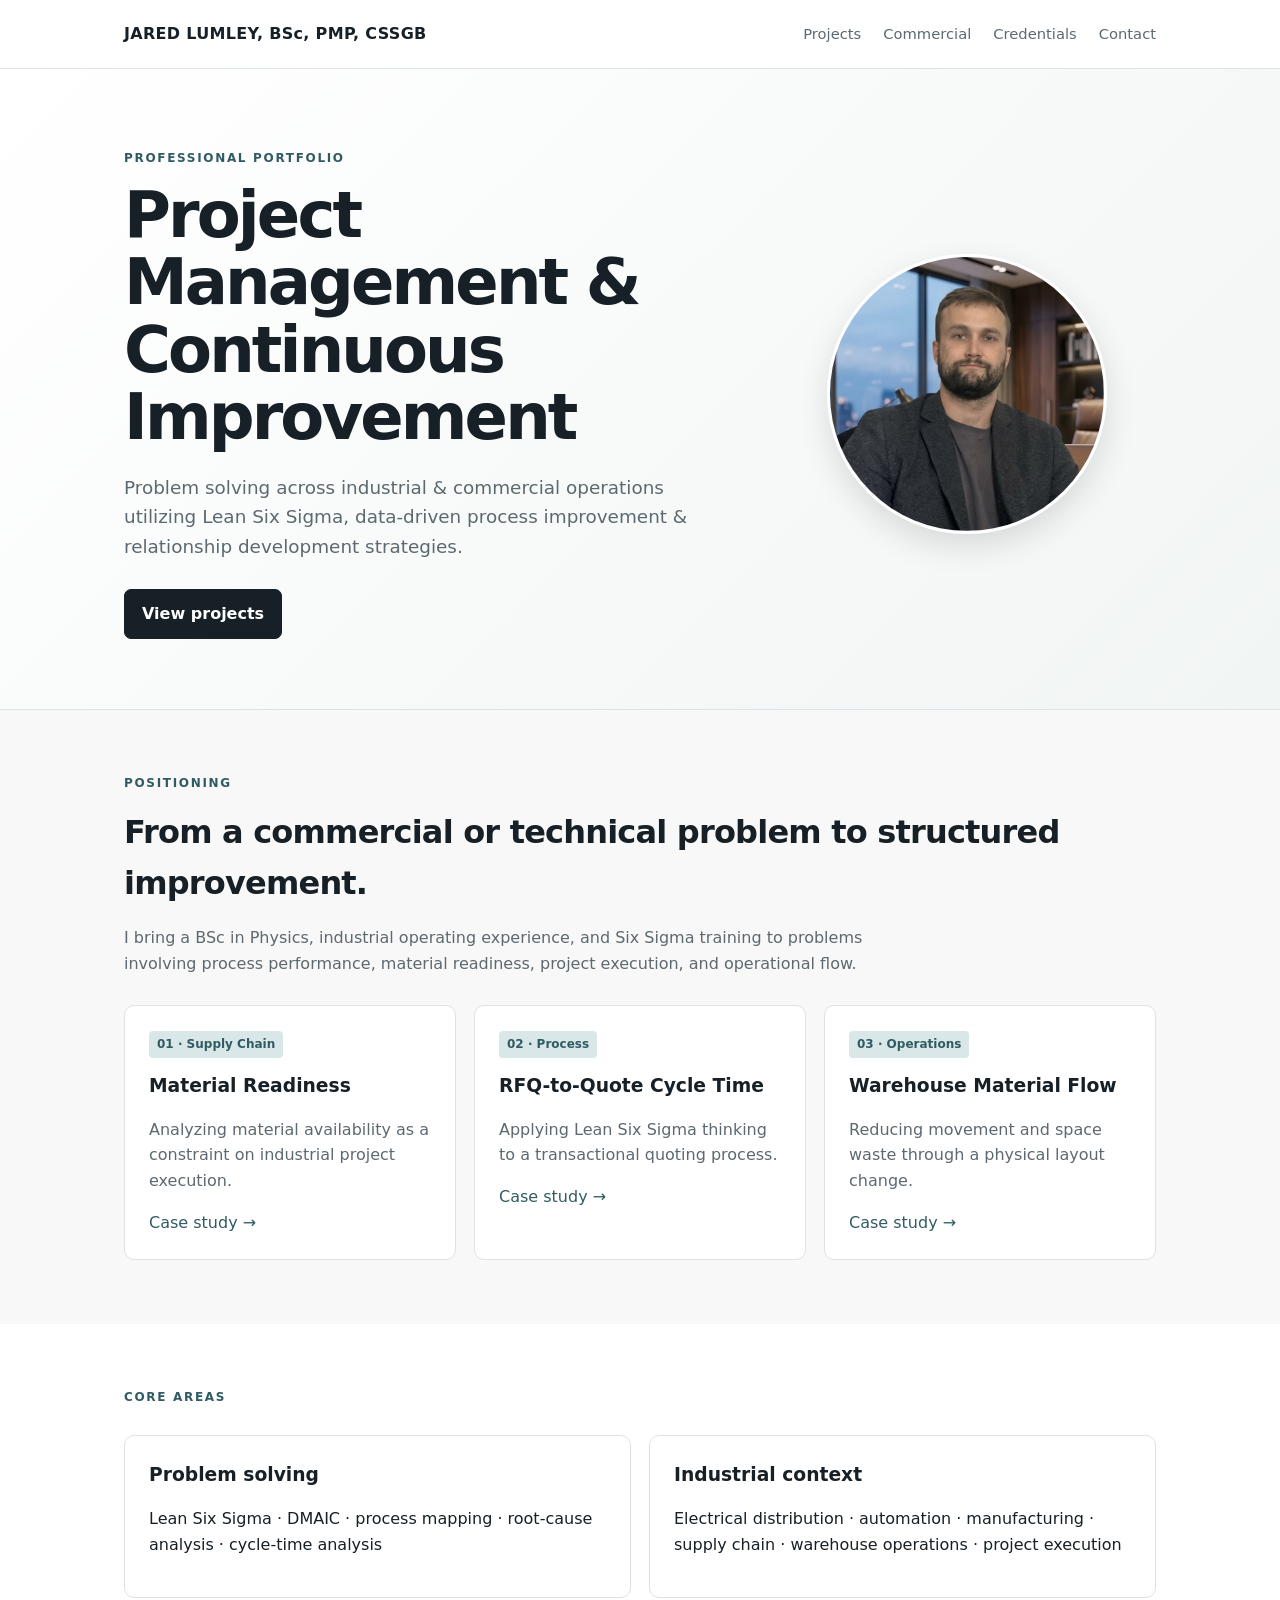
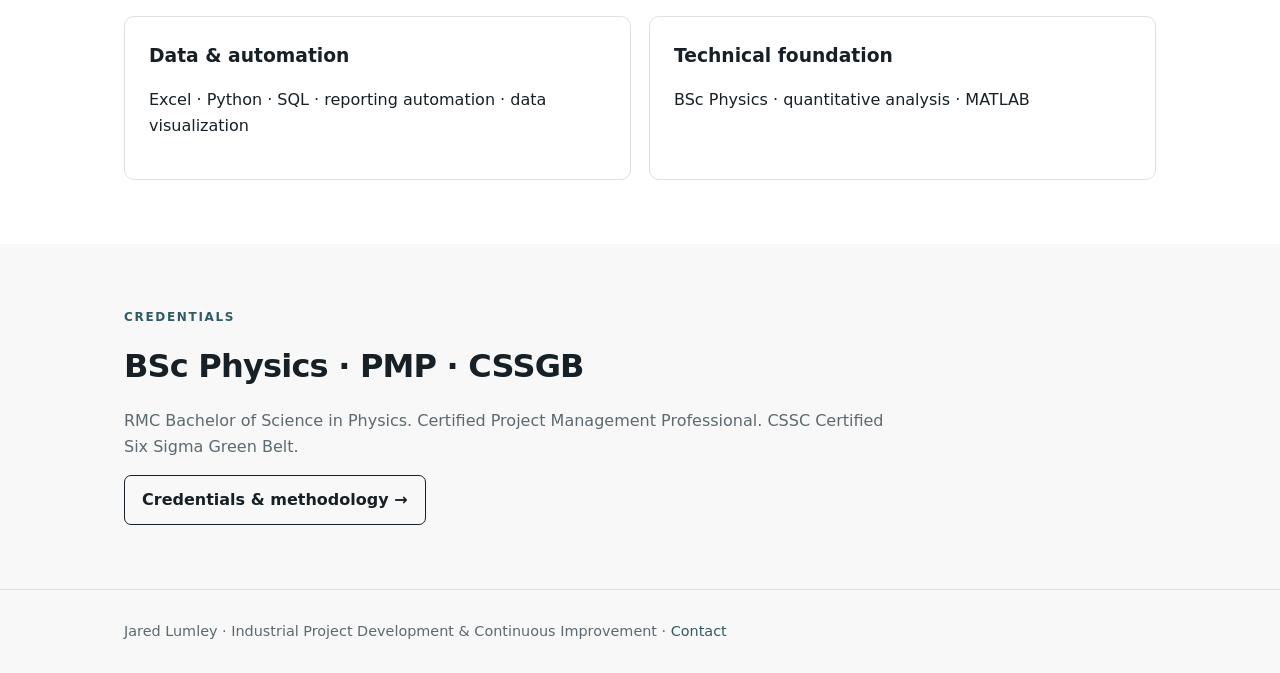
<file: index.html>
<!doctype html>
<html lang="en">
<head>
  <meta charset="utf-8">
  <meta name="viewport" content="width=device-width,initial-scale=1">
  <title>Jared Lumley | Project Management & Continuous Improvement</title>
  <link rel="stylesheet" href="style.css">
</head>
<body>
  <header>
    <div class="wrap">
      <nav>
        <a class="brand" href="index.html">JARED LUMLEY, BSc, PMP, CSSGB</a>
        <div class="navlinks">
          <a href="projects.html">Projects</a>
          <a href="commercial.html">Commercial</a>
          <a href="credentials.html">Credentials</a>
          <a href="contact.html">Contact</a>
        </div>
      </nav>
    </div>
  </header>

  <section class="hero">
    <div class="wrap hero-grid">
      <div class="hero-text">
        <div class="eyebrow">Professional Portfolio</div>
        <h1>Project Management & Continuous Improvement</h1>
        <p>Problem solving across industrial & commercial operations utilizing Lean Six Sigma, data-driven process improvement & relationship development strategies.</p>
        <div class="buttons">
          <a class="button primary" href="projects.html">View projects</a>
        </div>
      </div>
      <div class="hero-media">
        <img src="images/jared-lumley.jpg" alt="Jared Lumley, BSc, PMP, CSSGB" class="hero-portrait">
      </div>
    </div>
  </section>

  <section>
    <div class="wrap">
      <div class="eyebrow">Positioning</div>
      <h2>From a commercial or technical problem to structured improvement.</h2>
      <p class="lead">I bring a BSc in Physics, industrial operating experience, and Six Sigma training to problems involving process performance, material readiness, project execution, and operational flow.</p>
      
      <div class="grid">
        <div class="card">
          <span class="tag">01 · Supply Chain</span>
          <h3>Material Readiness</h3>
          <p class="muted">Analyzing material availability as a constraint on industrial project execution.</p>
          <a href="project-material-readiness.html">Case study →</a>
        </div>
        <div class="card">
          <span class="tag">02 · Process</span>
          <h3>RFQ-to-Quote Cycle Time</h3>
          <p class="muted">Applying Lean Six Sigma thinking to a transactional quoting process.</p>
          <a href="project-rfq-quote.html">Case study →</a>
        </div>
        <div class="card">
          <span class="tag">03 · Operations</span>
          <h3>Warehouse Material Flow</h3>
          <p class="muted">Reducing movement and space waste through a physical layout change.</p>
          <a href="project-warehouse-flow.html">Case study →</a>
        </div>
      </div>
    </div>
  </section>

  <section style="background:#fff">
    <div class="wrap">
      <div class="eyebrow">Core Areas</div>
      <div class="grid2">
        <div class="card">
          <h3>Problem solving</h3>
          <p>Lean Six Sigma · DMAIC · process mapping · root-cause analysis · cycle-time analysis</p>
        </div>
        <div class="card">
          <h3>Industrial context</h3>
          <p>Electrical distribution · automation · manufacturing · supply chain · warehouse operations · project execution</p>
        </div>
        <div class="card">
          <h3>Data & automation</h3>
          <p>Excel · Python · SQL · reporting automation · data visualization</p>
        </div>
        <div class="card">
          <h3>Technical foundation</h3>
          <p>BSc Physics · quantitative analysis · MATLAB</p>
        </div>
      </div>
    </div>
  </section>

  <section>
    <div class="wrap">
      <div class="eyebrow">Credentials</div>
      <h2>BSc Physics · PMP · CSSGB</h2>
      <p class="lead">RMC Bachelor of Science in Physics. Certified Project Management Professional. CSSC Certified Six Sigma Green Belt.</p>
      <a class="button" href="credentials.html">Credentials & methodology →</a>
    </div>
  </section>

  <footer>
    <div class="wrap">
      Jared Lumley · Industrial Project Development & Continuous Improvement · <a href="contact.html">Contact</a>
    </div>
  </footer>
</body>
</html>
</file>
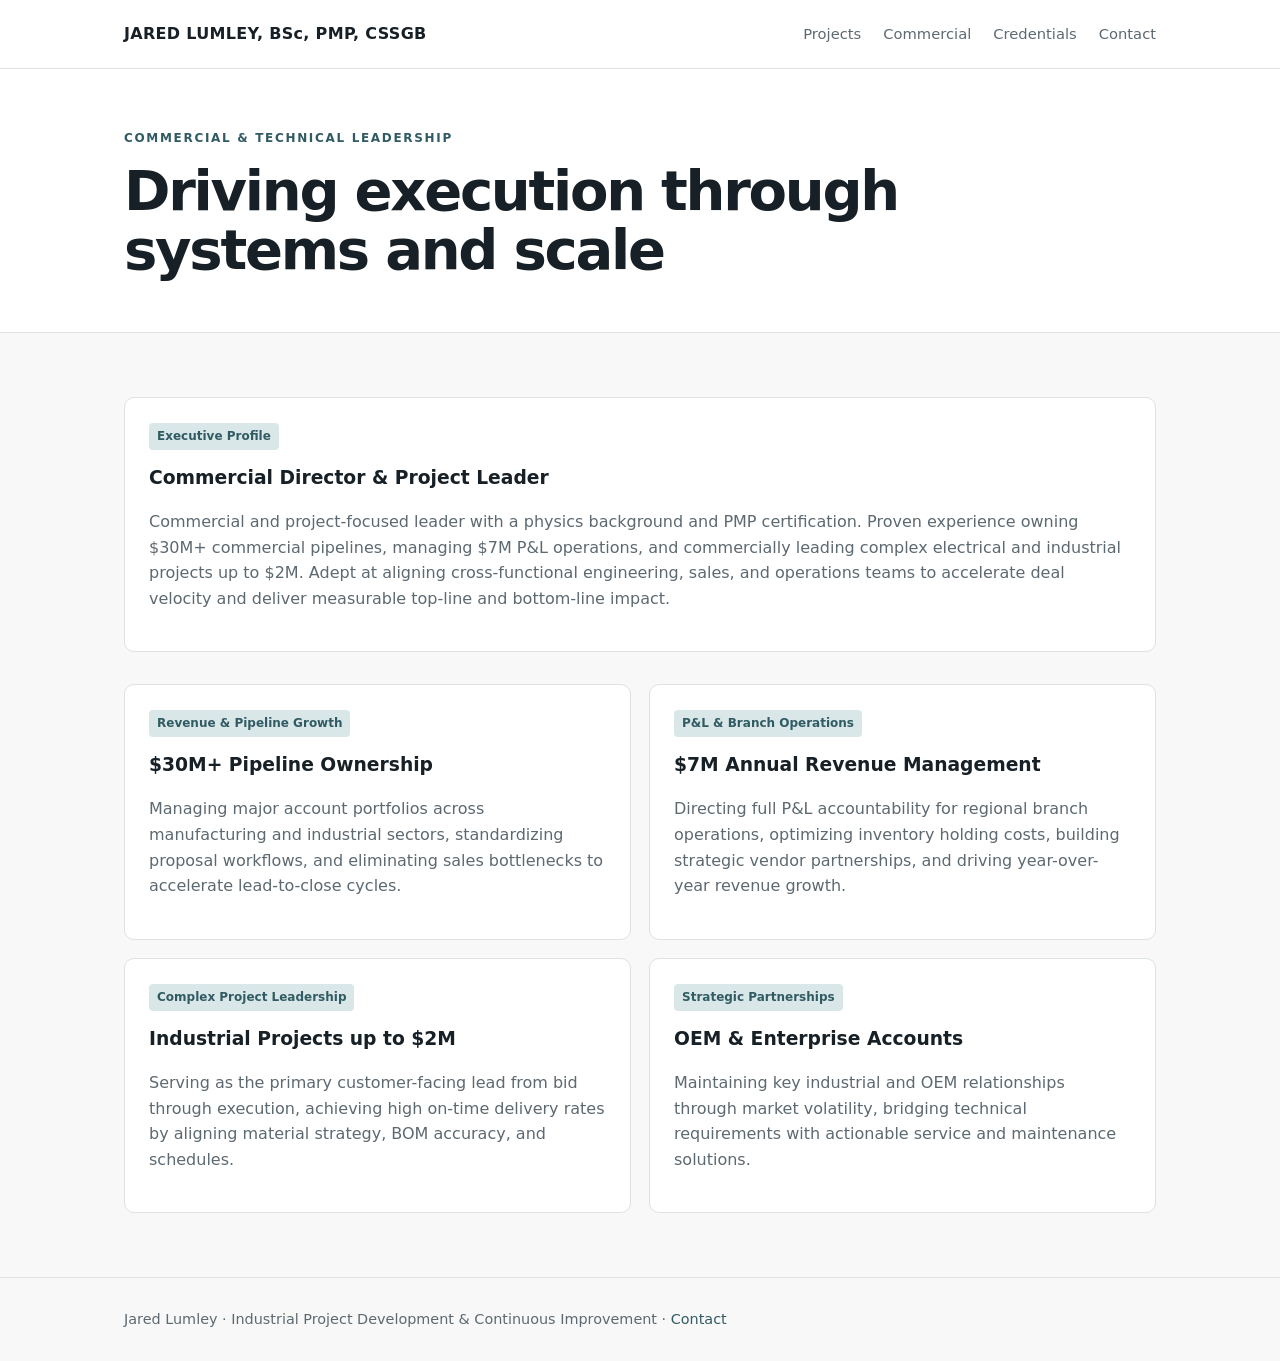
<file: commercial.html>
<!doctype html>
<html lang="en">
<head>
  <meta charset="utf-8">
  <meta name="viewport" content="width=device-width,initial-scale=1">
  <title>Commercial & Technical Leadership | Jared Lumley</title>
  <link rel="stylesheet" href="style.css">
</head>
<body>
  <header>
    <div class="wrap">
      <nav>
        <a class="brand" href="index.html">JARED LUMLEY, BSc, PMP, CSSGB</a>
        <div class="navlinks">
          <a href="projects.html">Projects</a>
    <a href="commercial.html" class="active">Commercial</a>
          <a href="credentials.html">Credentials</a>
          <a href="contact.html">Contact</a>
        </div>
      </nav>
    </div>
  </header>

  <section class="pagehero">
    <div class="wrap">
      <div class="eyebrow">Commercial & Technical Leadership</div>
      <h1>Driving execution through systems and scale</h1>
    </div>
  </section>

  <section>
    <div class="wrap">
      <div class="card" style="margin-bottom: 2rem;">
        <span class="tag">Executive Profile</span>
        <h3>Commercial Director & Project Leader</h3>
        <p class="muted">Commercial and project-focused leader with a physics background and PMP certification. Proven experience owning $30M+ commercial pipelines, managing $7M P&L operations, and commercially leading complex electrical and industrial projects up to $2M. Adept at aligning cross-functional engineering, sales, and operations teams to accelerate deal velocity and deliver measurable top-line and bottom-line impact.</p>
      </div>

      <div class="grid2">
        <div class="card">
          <span class="tag">Revenue & Pipeline Growth</span>
          <h3>$30M+ Pipeline Ownership</h3>
          <p class="muted">Managing major account portfolios across manufacturing and industrial sectors, standardizing proposal workflows, and eliminating sales bottlenecks to accelerate lead-to-close cycles.</p>
        </div>

        <div class="card">
          <span class="tag">P&L & Branch Operations</span>
          <h3>$7M Annual Revenue Management</h3>
          <p class="muted">Directing full P&L accountability for regional branch operations, optimizing inventory holding costs, building strategic vendor partnerships, and driving year-over-year revenue growth.</p>
        </div>

        <div class="card">
          <span class="tag">Complex Project Leadership</span>
          <h3>Industrial Projects up to $2M</h3>
          <p class="muted">Serving as the primary customer-facing lead from bid through execution, achieving high on-time delivery rates by aligning material strategy, BOM accuracy, and schedules.</p>
        </div>

        <div class="card">
          <span class="tag">Strategic Partnerships</span>
          <h3>OEM & Enterprise Accounts</h3>
          <p class="muted">Maintaining key industrial and OEM relationships through market volatility, bridging technical requirements with actionable service and maintenance solutions.</p>
        </div>
      </div>
    </div>
  </section>

  <footer>
    <div class="wrap">
      Jared Lumley &middot; Industrial Project Development &amp; Continuous Improvement &middot; <a href="contact.html">Contact</a>
    </div>
  </footer>
</body>
</html>
</file>
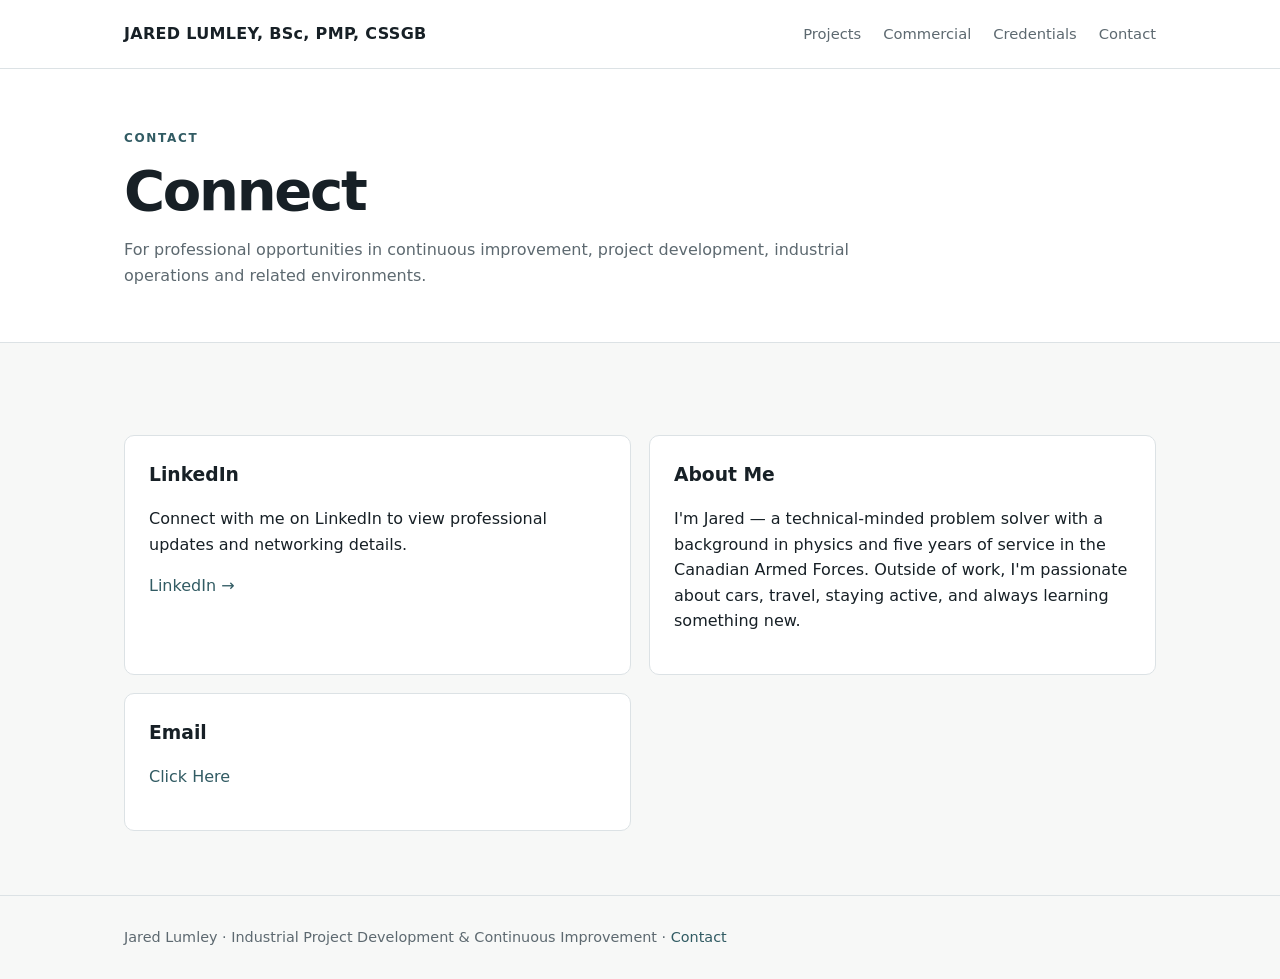
<file: contact.html>
<!doctype html>
<html lang="en">
<head>
  <meta charset="utf-8">
  <meta name="viewport" content="width=device-width,initial-scale=1">
  <title>Contact | Jared Lumley</title>
  <link rel="stylesheet" href="style.css">
</head>
<body>
  <header>
    <div class="wrap">
      <nav>
        <a class="brand" href="index.html">JARED LUMLEY, BSc, PMP, CSSGB</a>
        <div class="navlinks">
          <a href="projects.html">Projects</a>
          <a href="commercial.html">Commercial</a>
          <a href="credentials.html">Credentials</a>
          <a href="contact.html">Contact</a>
        </div>
      </nav>
    </div>
  </header>

  <section class="pagehero">
    <div class="wrap">
      <div class="eyebrow">Contact</div>
      <h1>Connect</h1>
      <p class="lead">For professional opportunities in continuous improvement, project development, industrial operations and related environments.</p>
    </div>
  </section>

  <section>
    <div class="wrap grid2">
      <div class="card">
        <h3>LinkedIn</h3>
        <p>Connect with me on LinkedIn to view professional updates and networking details.</p>
        <a href="https://www.linkedin.com/in/jared-lumley/" target="_blank" rel="noopener noreferrer">LinkedIn →</a>
      </div>

  <div class="card">
  <h3>About Me</h3>
  <p>I'm Jared — a technical-minded problem solver with a background in physics and five years of service in the Canadian Armed Forces. Outside of work, I'm passionate about cars, travel, staying active, and always learning something new.</p>
</div>
      
      <div class="card">
        <h3>Email</h3>
        <p><a href="mailto:jaredlumley@hotmail.com">Click Here</a></p>
      </div>
    </div>
  </section>

  <footer>
    <div class="wrap">
      Jared Lumley · Industrial Project Development & Continuous Improvement · <a href="contact.html">Contact</a>
    </div>
  </footer>
</body>
</html>
</file>
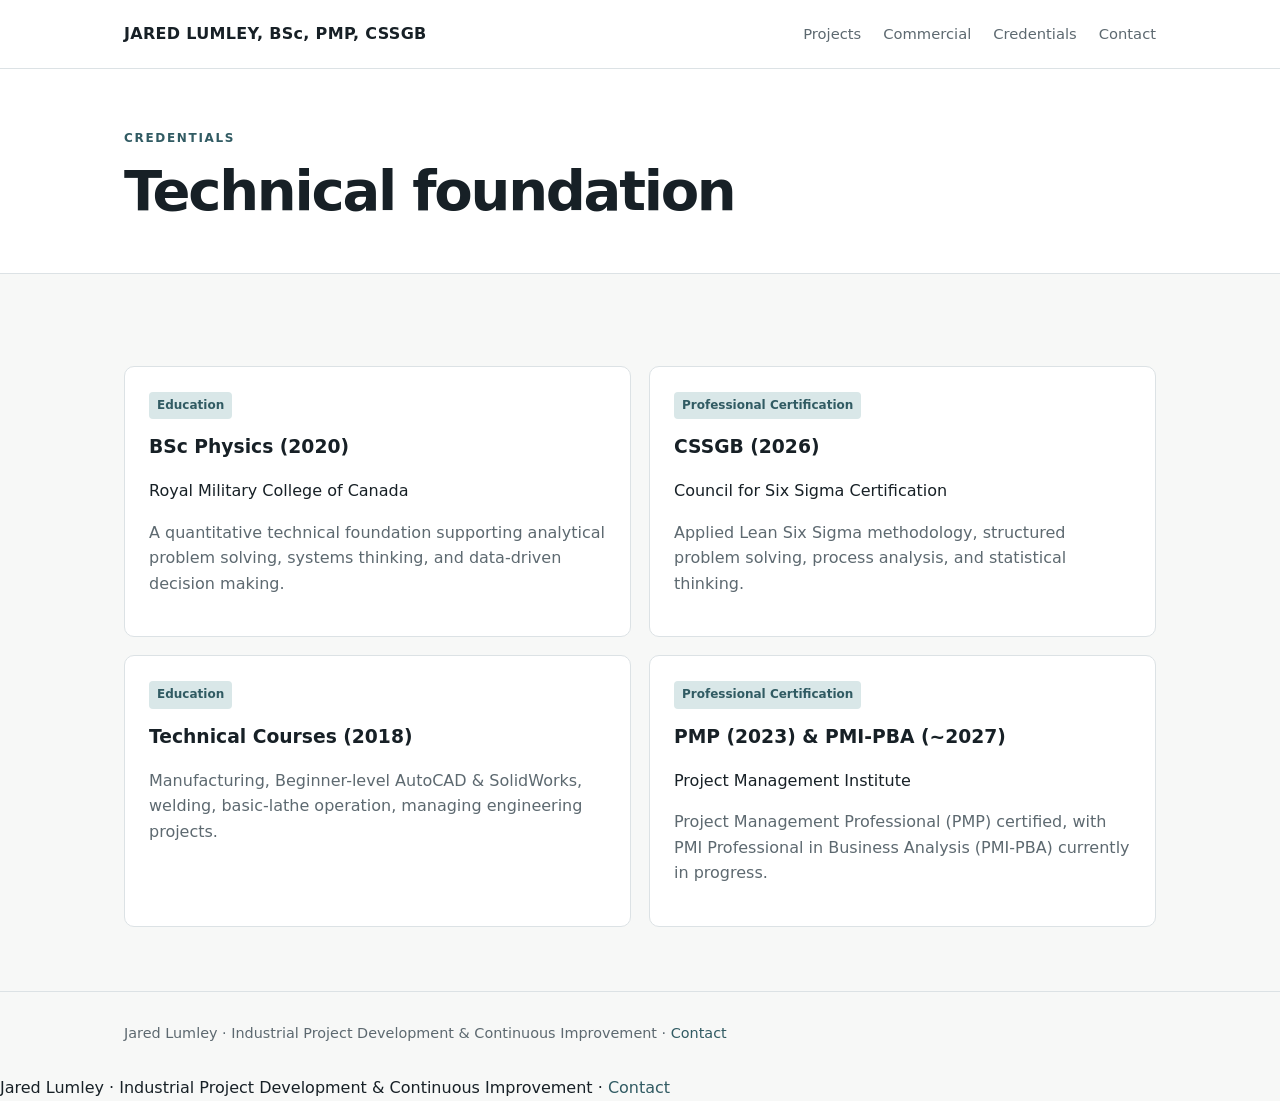
<file: credentials.html>
<!doctype html>
<html lang="en">
<head>
  <meta charset="utf-8">
  <meta name="viewport" content="width=device-width,initial-scale=1">
  <title>Credentials | Jared Lumley</title>
  <link rel="stylesheet" href="style.css">
</head>
<body>
  <header>
    <div class="wrap">
      <nav>
        <a class="brand" href="index.html">JARED LUMLEY, BSc, PMP, CSSGB</a>
        <div class="navlinks">
          <a href="projects.html">Projects</a>
          <a href="commercial.html">Commercial</a>
          <a href="credentials.html">Credentials</a>
          <a href="contact.html">Contact</a>
        </div>
      </nav>
    </div>
  </header>

  <section class="pagehero">
    <div class="wrap">
      <div class="eyebrow">Credentials</div>
      <h1>Technical foundation</h1>
    </div>
  </section>

  <section>
    <div class="wrap grid2">
      <div class="card">
        <span class="tag">Education</span>
        <h3>BSc Physics (2020)</h3>
        <p>Royal Military College of Canada</p>
        <p class="muted">A quantitative technical foundation supporting analytical problem solving, systems thinking, and data-driven decision making.</p>
      </div>

      <div class="card">
        <span class="tag">Professional Certification</span>
        <h3>CSSGB (2026)</h3>
        <p>Council for Six Sigma Certification</p>
        <p class="muted">Applied Lean Six Sigma methodology, structured problem solving, process analysis, and statistical thinking.</p>
      </div>

      <div class="card">
        <span class="tag">Education</span>
        <h3>Technical Courses (2018)</h3>
        <p class="muted">Manufacturing, Beginner-level AutoCAD & SolidWorks, welding, basic-lathe operation, managing engineering projects.</p>
      </div>

      <div class="card">
        <span class="tag">Professional Certification</span>
        <h3>PMP (2023) &amp; PMI-PBA (~2027)</h3>
        <p>Project Management Institute</p>
        <p class="muted">Project Management Professional (PMP) certified, with PMI Professional in Business Analysis (PMI-PBA) currently in progress.</p>
      </div>
    </div>
  </section>

  <footer>
    <div class="wrap">
      Jared Lumley · Industrial Project Development &amp; Continuous Improvement · <a href="contact.html">Contact</a>
    </div>
  </footer>
</body>
</html>
      Jared Lumley · Industrial Project Development & Continuous Improvement · <a href="contact.html">Contact</a>
    </div>
  </footer>
</body>
</html>
</file>
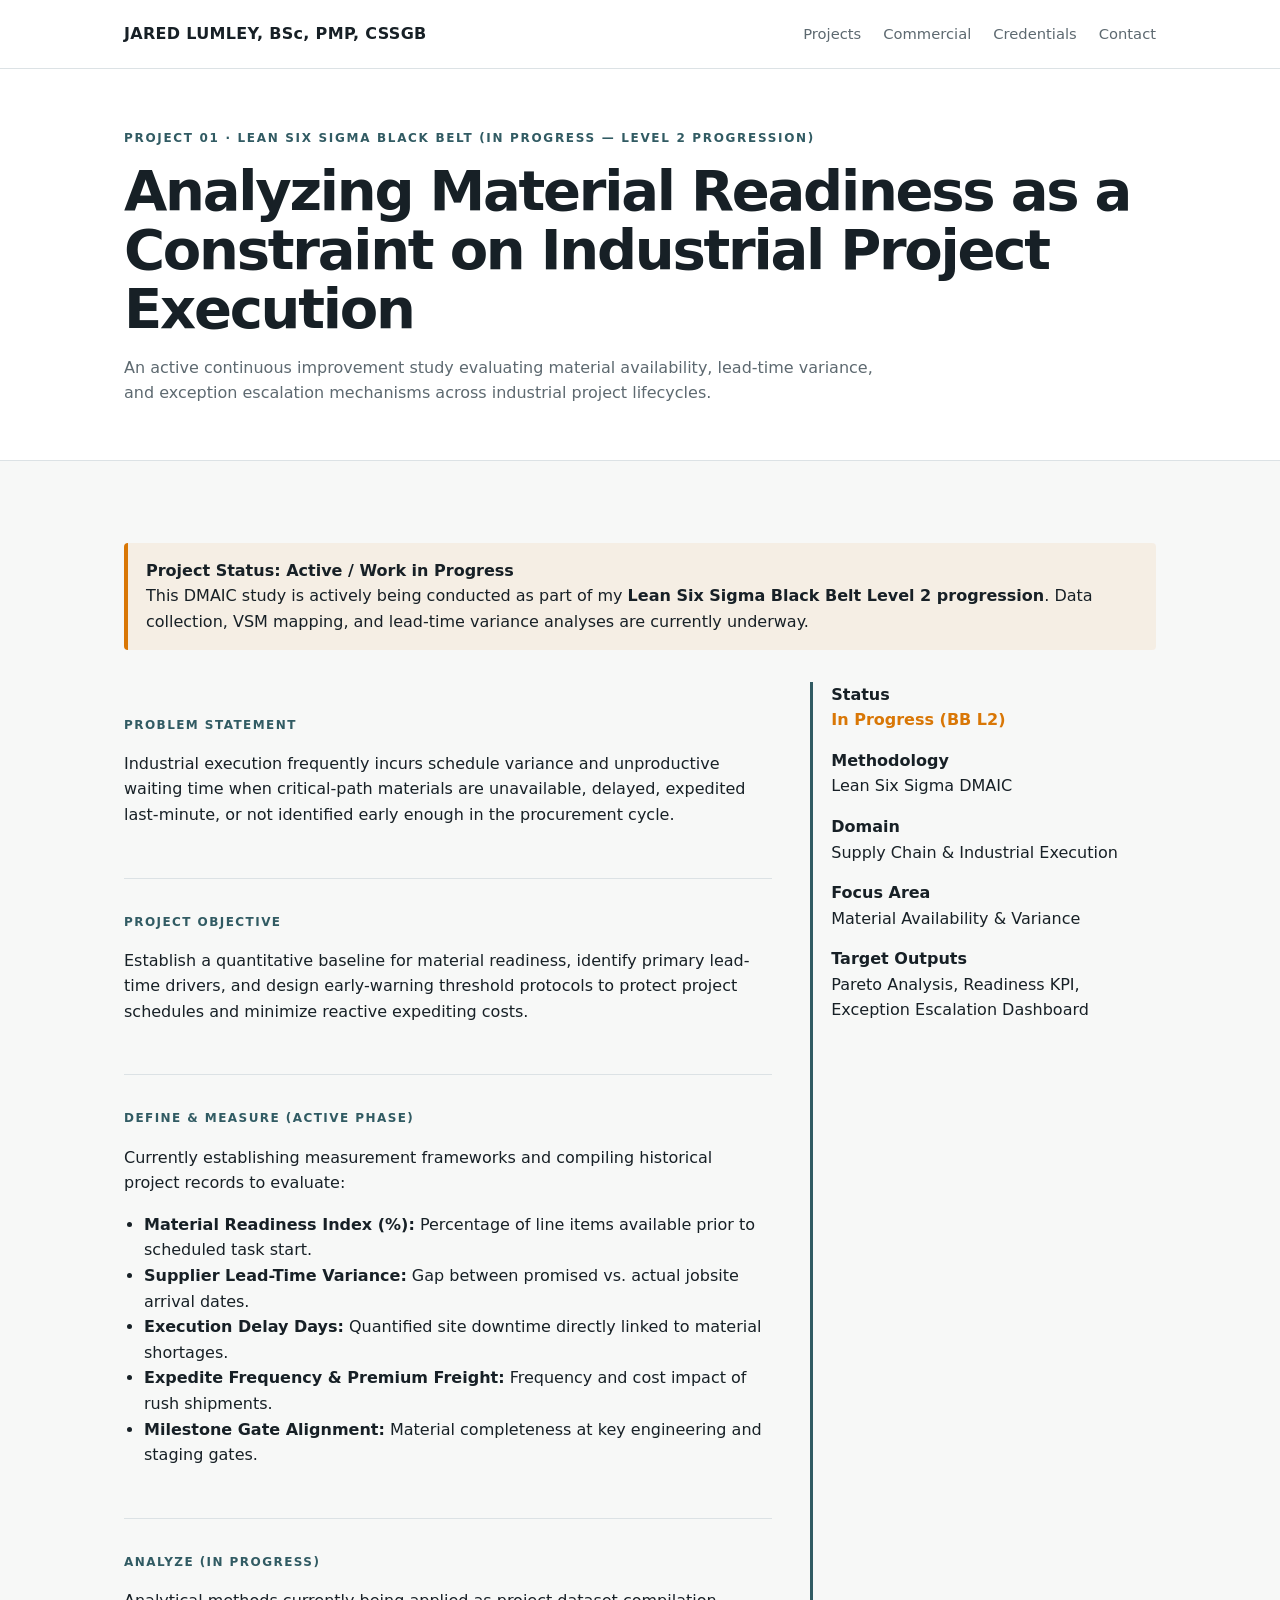
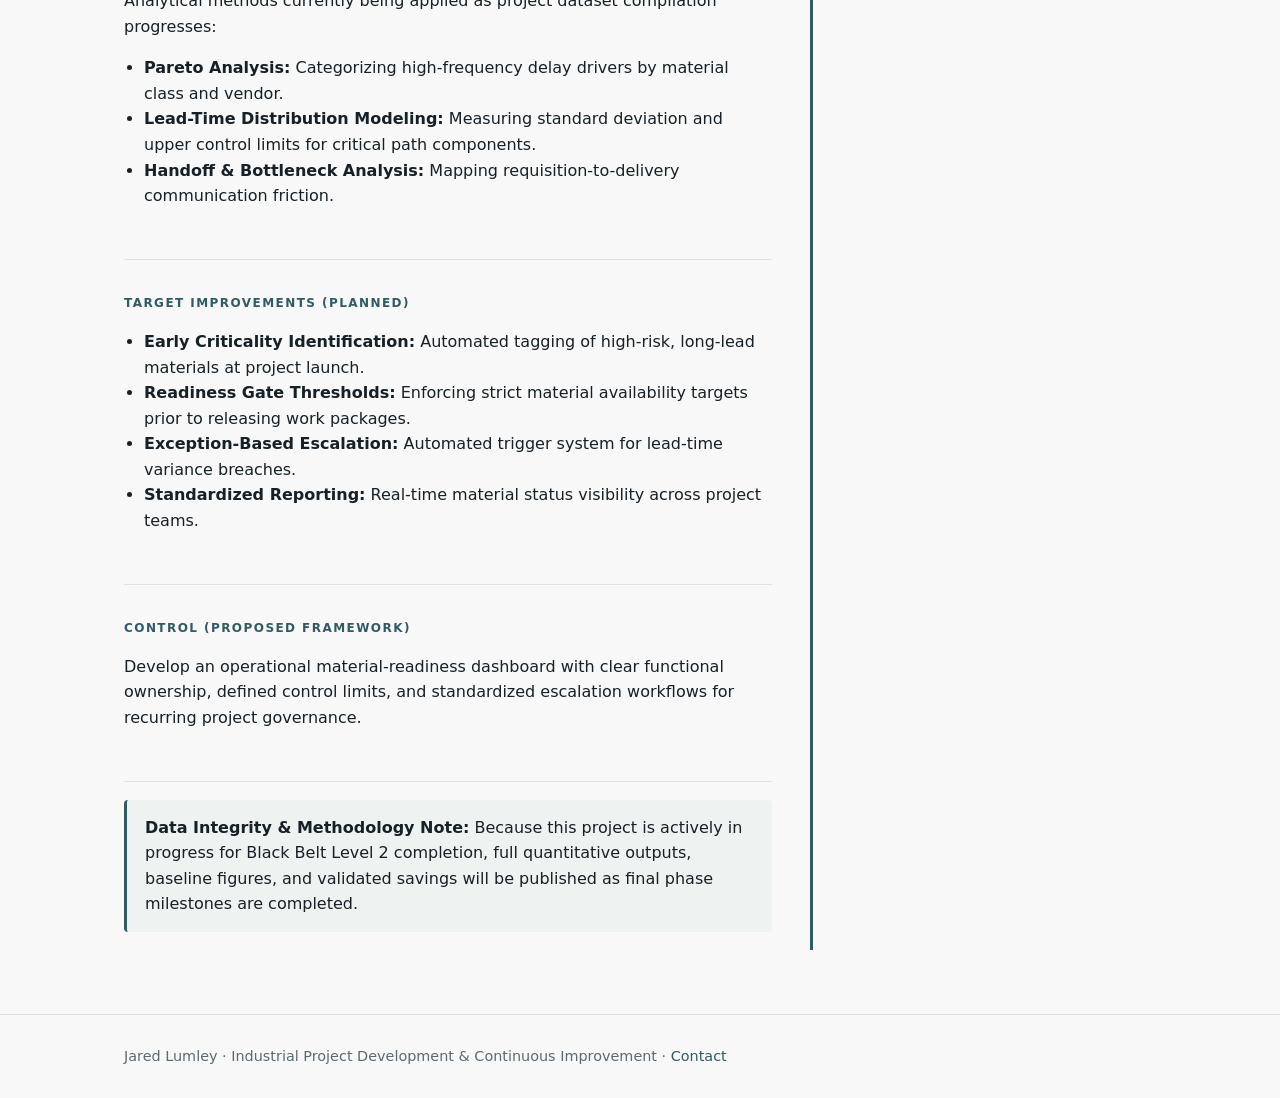
<file: project-material-readiness.html>
<!doctype html>
<html lang="en">
<head>
    <meta charset="utf-8">
    <meta name="viewport" content="width=device-width,initial-scale=1">
    <title>Material Readiness Analysis | Jared Lumley</title>
    <link rel="stylesheet" href="style.css">
</head>
<body>
<header>
    <div class="wrap">
        <nav>
            <a class="brand" href="index.html">JARED LUMLEY, BSc, PMP, CSSGB</a>
            <div class="navlinks">
                <a href="projects.html">Projects</a>
                <a href="commercial.html">Commercial</a>
                <a href="credentials.html">Credentials</a>
                <a href="contact.html">Contact</a>
            </div>
        </nav>
    </div>
</header>

<section class="pagehero">
    <div class="wrap">
        <div class="eyebrow">Project 01 · Lean Six Sigma Black Belt (In Progress — Level 2 Progression)</div>
        <h1>Analyzing Material Readiness as a Constraint on Industrial Project Execution</h1>
        <p class="lead">An active continuous improvement study evaluating material availability, lead-time variance, and exception escalation mechanisms across industrial project lifecycles.</p>
    </div>
</section>

<section>
    <div class="wrap">
        <!-- Status Callout -->
        <div class="note" style="border-left: 4px solid #d97706; background-color: rgba(217, 119, 6, 0.08); margin-bottom: 2rem;">
            <strong>Project Status: Active / Work in Progress</strong><br>
            This DMAIC study is actively being conducted as part of my <strong> Lean Six Sigma Black Belt Level 2 progression</strong>. Data collection, VSM mapping, and lead-time variance analyses are currently underway.
        </div>

        <div class="columns">
            <main>
                <div class="case-section">
                    <div class="label">Problem Statement</div>
                    <p>Industrial execution frequently incurs schedule variance and unproductive waiting time when critical-path materials are unavailable, delayed, expedited last-minute, or not identified early enough in the procurement cycle.</p>
                </div>

                <div class="case-section">
                    <div class="label">Project Objective</div>
                    <p>Establish a quantitative baseline for material readiness, identify primary lead-time drivers, and design early-warning threshold protocols to protect project schedules and minimize reactive expediting costs.</p>
                </div>

                <div class="case-section">
                    <div class="label">Define & Measure (Active Phase)</div>
                    <p>Currently establishing measurement frameworks and compiling historical project records to evaluate:</p>
                    <ul>
                        <li><strong>Material Readiness Index (%):</strong> Percentage of line items available prior to scheduled task start.</li>
                        <li><strong>Supplier Lead-Time Variance:</strong> Gap between promised vs. actual jobsite arrival dates.</li>
                        <li><strong>Execution Delay Days:</strong> Quantified site downtime directly linked to material shortages.</li>
                        <li><strong>Expedite Frequency & Premium Freight:</strong> Frequency and cost impact of rush shipments.</li>
                        <li><strong>Milestone Gate Alignment:</strong> Material completeness at key engineering and staging gates.</li>
                    </ul>
                </div>

                <div class="case-section">
                    <div class="label">Analyze (In Progress)</div>
                    <p>Analytical methods currently being applied as project dataset compilation progresses:</p>
                    <ul>
                        <li><strong>Pareto Analysis:</strong> Categorizing high-frequency delay drivers by material class and vendor.</li>
                        <li><strong>Lead-Time Distribution Modeling:</strong> Measuring standard deviation and upper control limits for critical path components.</li>
                        <li><strong>Handoff & Bottleneck Analysis:</strong> Mapping requisition-to-delivery communication friction.</li>
                    </ul>
                </div>

                <div class="case-section">
                    <div class="label">Target Improvements (Planned)</div>
                    <ul>
                        <li><strong>Early Criticality Identification:</strong> Automated tagging of high-risk, long-lead materials at project launch.</li>
                        <li><strong>Readiness Gate Thresholds:</strong> Enforcing strict material availability targets prior to releasing work packages.</li>
                        <li><strong>Exception-Based Escalation:</strong> Automated trigger system for lead-time variance breaches.</li>
                        <li><strong>Standardized Reporting:</strong> Real-time material status visibility across project teams.</li>
                    </ul>
                </div>

                <div class="case-section">
                    <div class="label">Control (Proposed Framework)</div>
                    <p>Develop an operational material-readiness dashboard with clear functional ownership, defined control limits, and standardized escalation workflows for recurring project governance.</p>
                </div>

                <div class="note">
                    <strong>Data Integrity & Methodology Note:</strong> Because this project is actively in progress for Black Belt Level 2 completion, full quantitative outputs, baseline figures, and validated savings will be published as final phase milestones are completed.
                </div>
            </main>

            <aside class="facts">
                <p><strong>Status</strong><br><span style="color: #d97706; font-weight: 600;">In Progress (BB L2)</span></p>
                <p><strong>Methodology</strong><br>Lean Six Sigma DMAIC</p>
                <p><strong>Domain</strong><br>Supply Chain & Industrial Execution</p>
                <p><strong>Focus Area</strong><br>Material Availability & Variance</p>
                <p><strong>Target Outputs</strong><br>Pareto Analysis, Readiness KPI, Exception Escalation Dashboard</p>
            </aside>
        </div>
    </div>
</section>

<footer>
    <div class="wrap">
        Jared Lumley · Industrial Project Development & Continuous Improvement · <a href="contact.html">Contact</a>
    </div>
</footer>
</body>
</html>
</file>
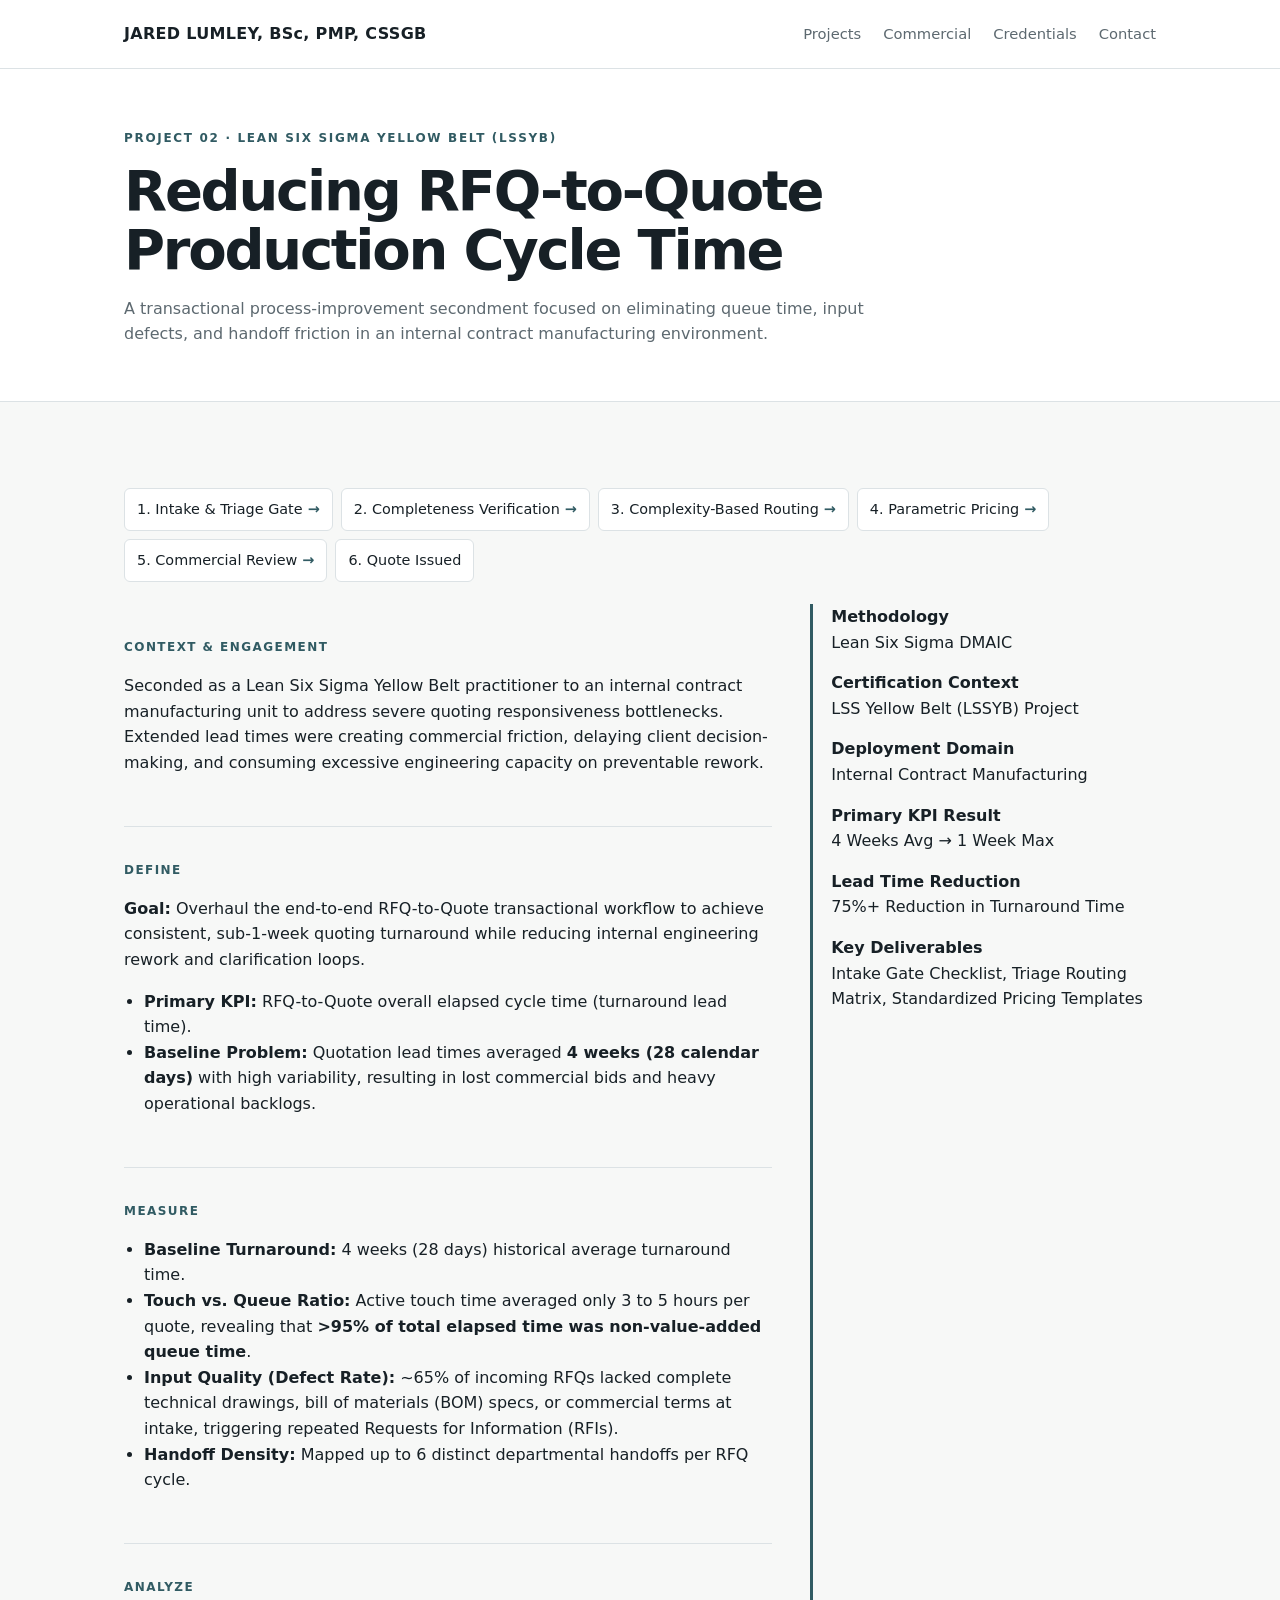
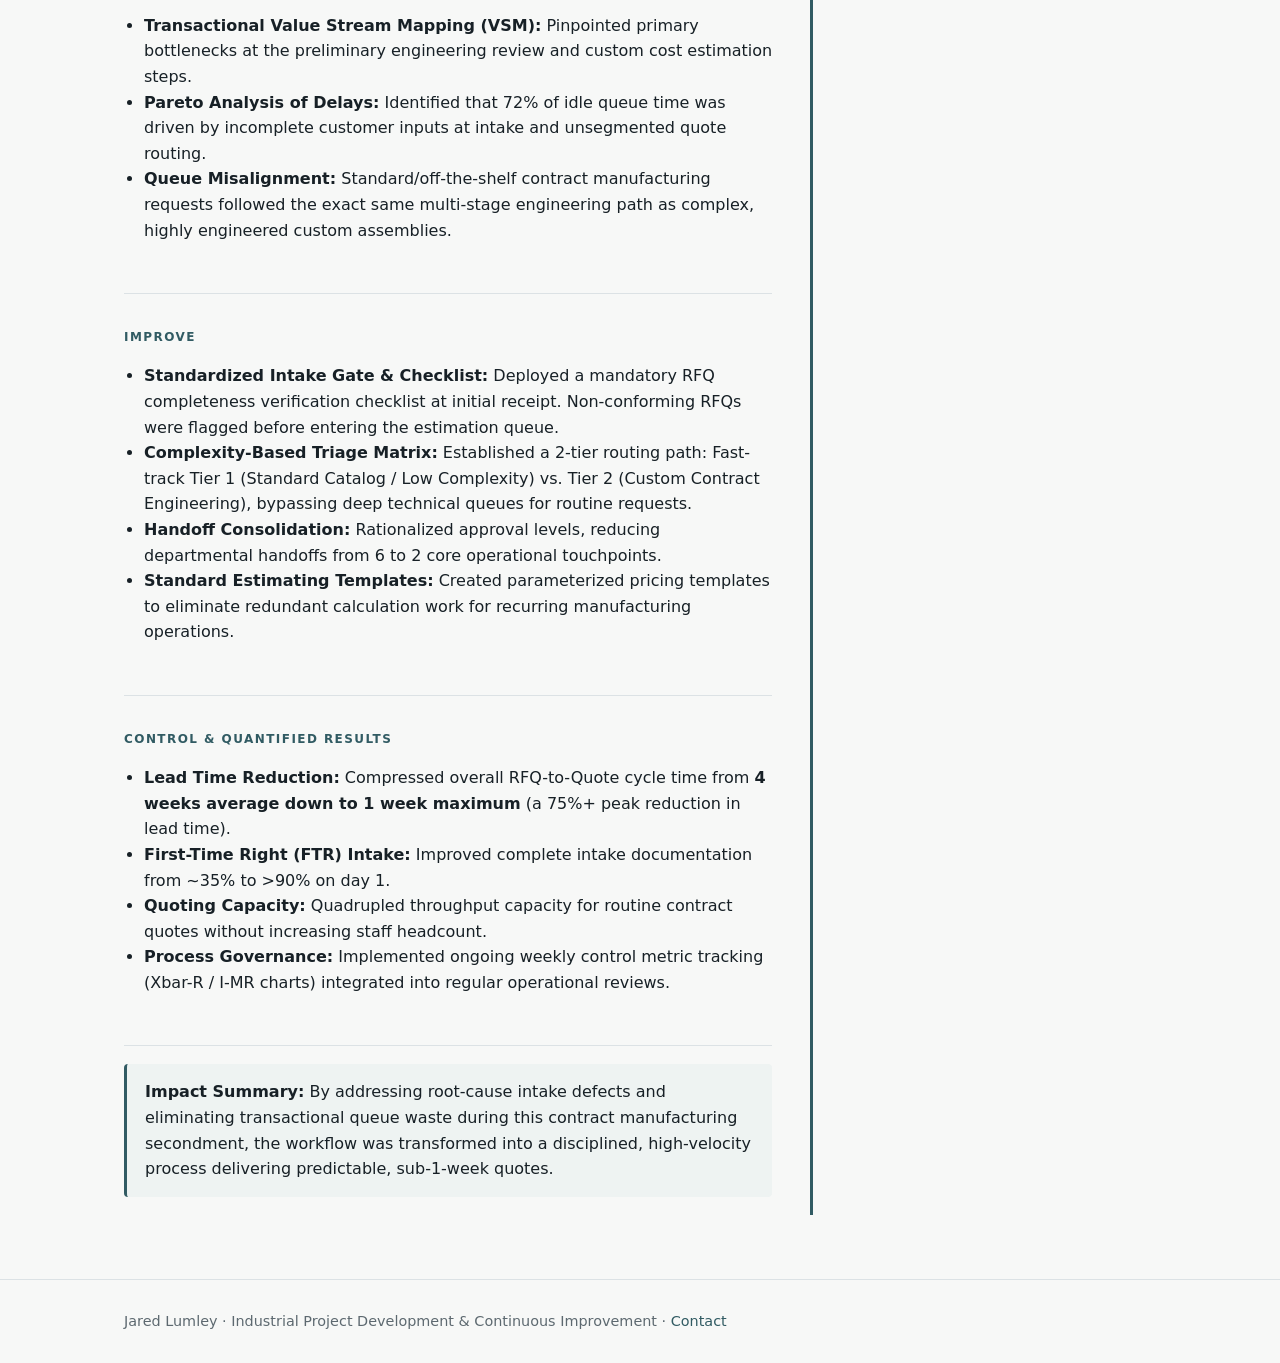
<file: project-rfq-quote.html>
<!doctype html>
<html lang="en">
<head>
    <meta charset="utf-8">
    <meta name="viewport" content="width=device-width,initial-scale=1">
    <title>RFQ-to-Quote Lead Time Reduction | Jared Lumley</title>
    <link rel="stylesheet" href="style.css">
</head>
<body>
<header>
    <div class="wrap">
        <nav>
            <a class="brand" href="index.html">JARED LUMLEY, BSc, PMP, CSSGB</a>
            <div class="navlinks">
                <a href="projects.html">Projects</a>
                <a href="commercial.html">Commercial</a>
                <a href="credentials.html">Credentials</a>
                <a href="contact.html">Contact</a>
            </div>
        </nav>
    </div>
</header>

<section class="pagehero">
    <div class="wrap">
        <div class="eyebrow">Project 02 · Lean Six Sigma Yellow Belt (LSSYB)</div>
        <h1>Reducing RFQ-to-Quote Production Cycle Time</h1>
        <p class="lead">A transactional process-improvement secondment focused on eliminating queue time, input defects, and handoff friction in an internal contract manufacturing environment.</p>
    </div>
</section>

<section>
    <div class="wrap">
        <div class="process">
            <div class="step">1. Intake & Triage Gate</div>
            <div class="step">2. Completeness Verification</div>
            <div class="step">3. Complexity-Based Routing</div>
            <div class="step">4. Parametric Pricing</div>
            <div class="step">5. Commercial Review</div>
            <div class="step">6. Quote Issued</div>
        </div>

        <div class="columns">
            <main>
                <div class="case-section">
                    <div class="label">Context & Engagement</div>
                    <p>Seconded as a Lean Six Sigma Yellow Belt practitioner to an internal contract manufacturing unit to address severe quoting responsiveness bottlenecks. Extended lead times were creating commercial friction, delaying client decision-making, and consuming excessive engineering capacity on preventable rework.</p>
                </div>

                <div class="case-section">
                    <div class="label">Define</div>
                    <p><strong>Goal:</strong> Overhaul the end-to-end RFQ-to-Quote transactional workflow to achieve consistent, sub-1-week quoting turnaround while reducing internal engineering rework and clarification loops.</p>
                    <ul>
                        <li><strong>Primary KPI:</strong> RFQ-to-Quote overall elapsed cycle time (turnaround lead time).</li>
                        <li><strong>Baseline Problem:</strong> Quotation lead times averaged <strong>4 weeks (28 calendar days)</strong> with high variability, resulting in lost commercial bids and heavy operational backlogs.</li>
                    </ul>
                </div>

                <div class="case-section">
                    <div class="label">Measure</div>
                    <ul>
                        <li><strong>Baseline Turnaround:</strong> 4 weeks (28 days) historical average turnaround time.</li>
                        <li><strong>Touch vs. Queue Ratio:</strong> Active touch time averaged only 3 to 5 hours per quote, revealing that <strong>>95% of total elapsed time was non-value-added queue time</strong>.</li>
                        <li><strong>Input Quality (Defect Rate):</strong> ~65% of incoming RFQs lacked complete technical drawings, bill of materials (BOM) specs, or commercial terms at intake, triggering repeated Requests for Information (RFIs).</li>
                        <li><strong>Handoff Density:</strong> Mapped up to 6 distinct departmental handoffs per RFQ cycle.</li>
                    </ul>
                </div>

                <div class="case-section">
                    <div class="label">Analyze</div>
                    <ul>
                        <li><strong>Transactional Value Stream Mapping (VSM):</strong> Pinpointed primary bottlenecks at the preliminary engineering review and custom cost estimation steps.</li>
                        <li><strong>Pareto Analysis of Delays:</strong> Identified that 72% of idle queue time was driven by incomplete customer inputs at intake and unsegmented quote routing.</li>
                        <li><strong>Queue Misalignment:</strong> Standard/off-the-shelf contract manufacturing requests followed the exact same multi-stage engineering path as complex, highly engineered custom assemblies.</li>
                    </ul>
                </div>

                <div class="case-section">
                    <div class="label">Improve</div>
                    <ul>
                        <li><strong>Standardized Intake Gate & Checklist:</strong> Deployed a mandatory RFQ completeness verification checklist at initial receipt. Non-conforming RFQs were flagged before entering the estimation queue.</li>
                        <li><strong>Complexity-Based Triage Matrix:</strong> Established a 2-tier routing path: Fast-track Tier 1 (Standard Catalog / Low Complexity) vs. Tier 2 (Custom Contract Engineering), bypassing deep technical queues for routine requests.</li>
                        <li><strong>Handoff Consolidation:</strong> Rationalized approval levels, reducing departmental handoffs from 6 to 2 core operational touchpoints.</li>
                        <li><strong>Standard Estimating Templates:</strong> Created parameterized pricing templates to eliminate redundant calculation work for recurring manufacturing operations.</li>
                    </ul>
                </div>

                <div class="case-section">
                    <div class="label">Control & Quantified Results</div>
                    <ul>
                        <li><strong>Lead Time Reduction:</strong> Compressed overall RFQ-to-Quote cycle time from <strong>4 weeks average down to 1 week maximum</strong> (a 75%+ peak reduction in lead time).</li>
                        <li><strong>First-Time Right (FTR) Intake:</strong> Improved complete intake documentation from ~35% to >90% on day 1.</li>
                        <li><strong>Quoting Capacity:</strong> Quadrupled throughput capacity for routine contract quotes without increasing staff headcount.</li>
                        <li><strong>Process Governance:</strong> Implemented ongoing weekly control metric tracking (Xbar-R / I-MR charts) integrated into regular operational reviews.</li>
                    </ul>
                </div>

                <div class="note">
                    <strong>Impact Summary:</strong> By addressing root-cause intake defects and eliminating transactional queue waste during this contract manufacturing secondment, the workflow was transformed into a disciplined, high-velocity process delivering predictable, sub-1-week quotes.
                </div>
            </main>

            <aside class="facts">
                <p><strong>Methodology</strong><br>Lean Six Sigma DMAIC</p>
                <p><strong>Certification Context</strong><br>LSS Yellow Belt (LSSYB) Project</p>
                <p><strong>Deployment Domain</strong><br>Internal Contract Manufacturing</p>
                <p><strong>Primary KPI Result</strong><br>4 Weeks Avg → 1 Week Max</p>
                <p><strong>Lead Time Reduction</strong><br>75%+ Reduction in Turnaround Time</p>
                <p><strong>Key Deliverables</strong><br>Intake Gate Checklist, Triage Routing Matrix, Standardized Pricing Templates</p>
            </aside>
        </div>
    </div>
</section>

<footer>
    <div class="wrap">
        Jared Lumley · Industrial Project Development & Continuous Improvement · <a href="contact.html">Contact</a>
    </div>
</footer>
</body>
</html>
</file>
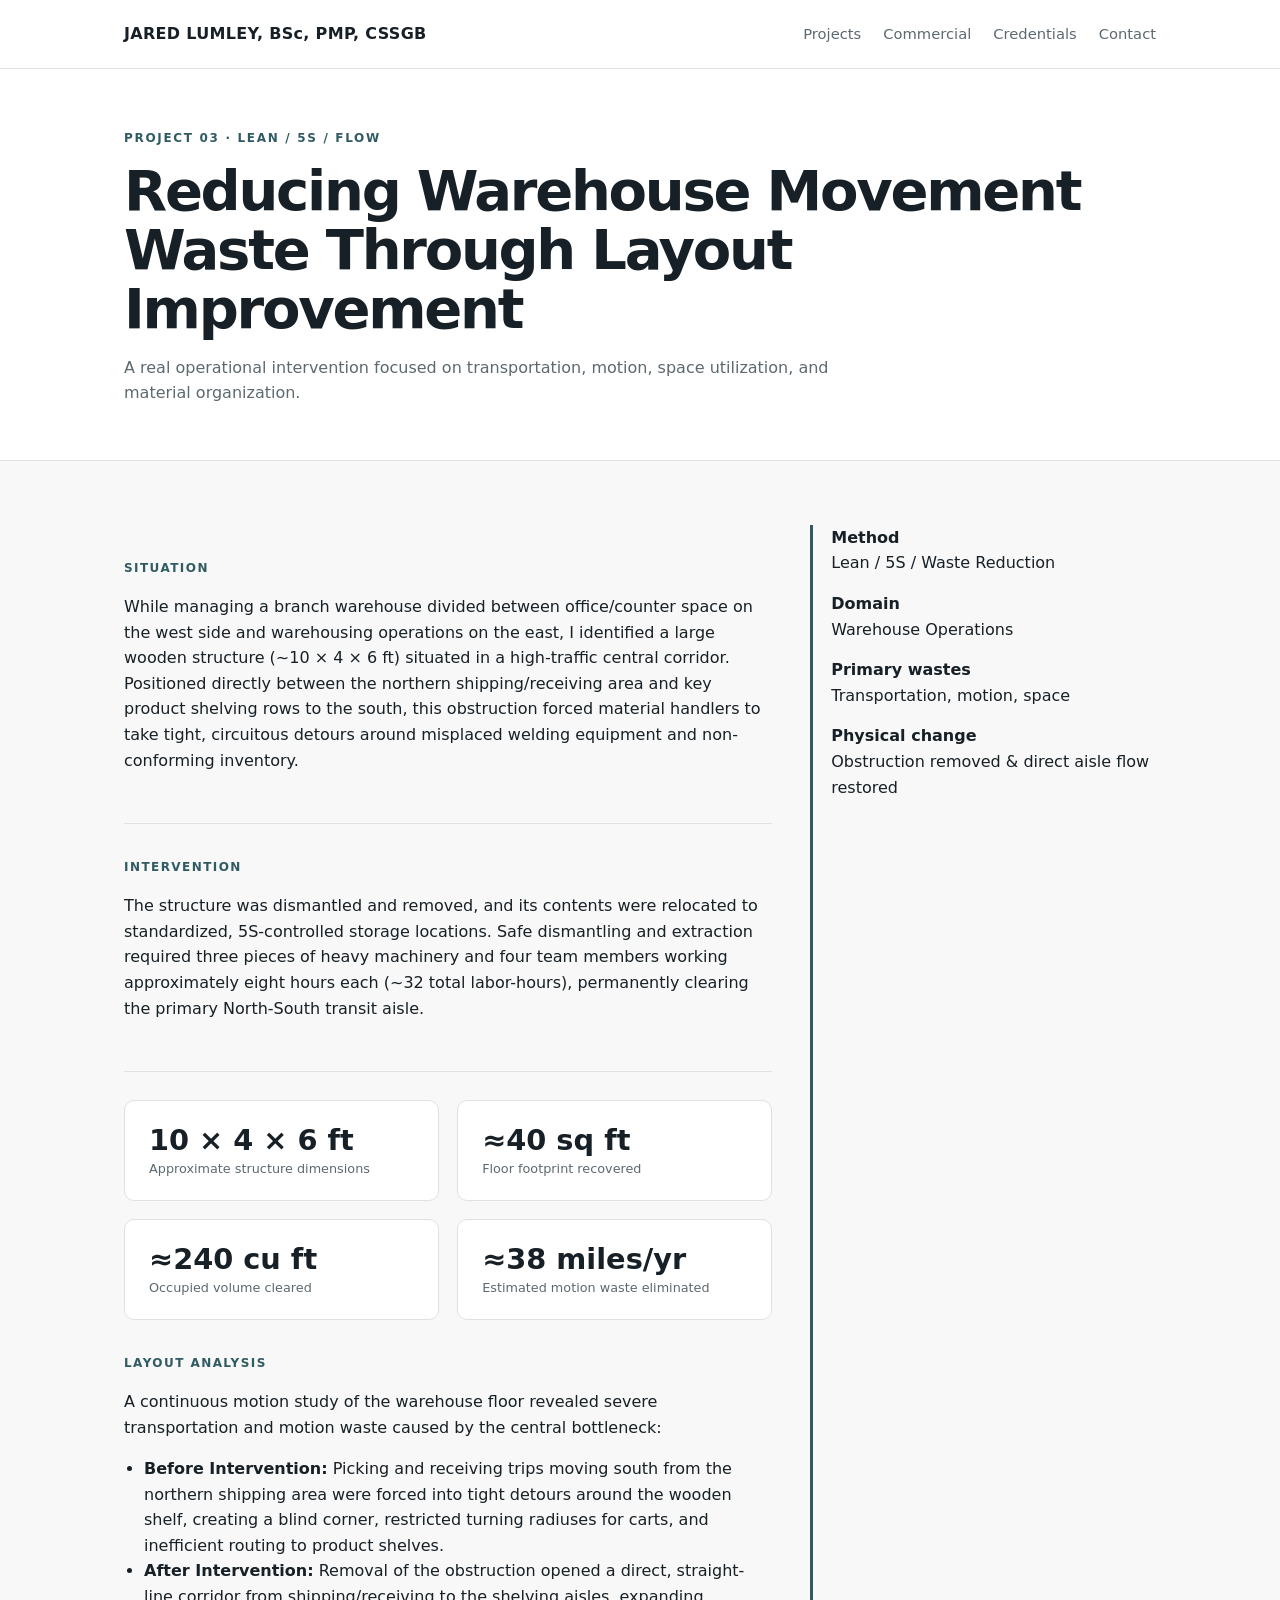
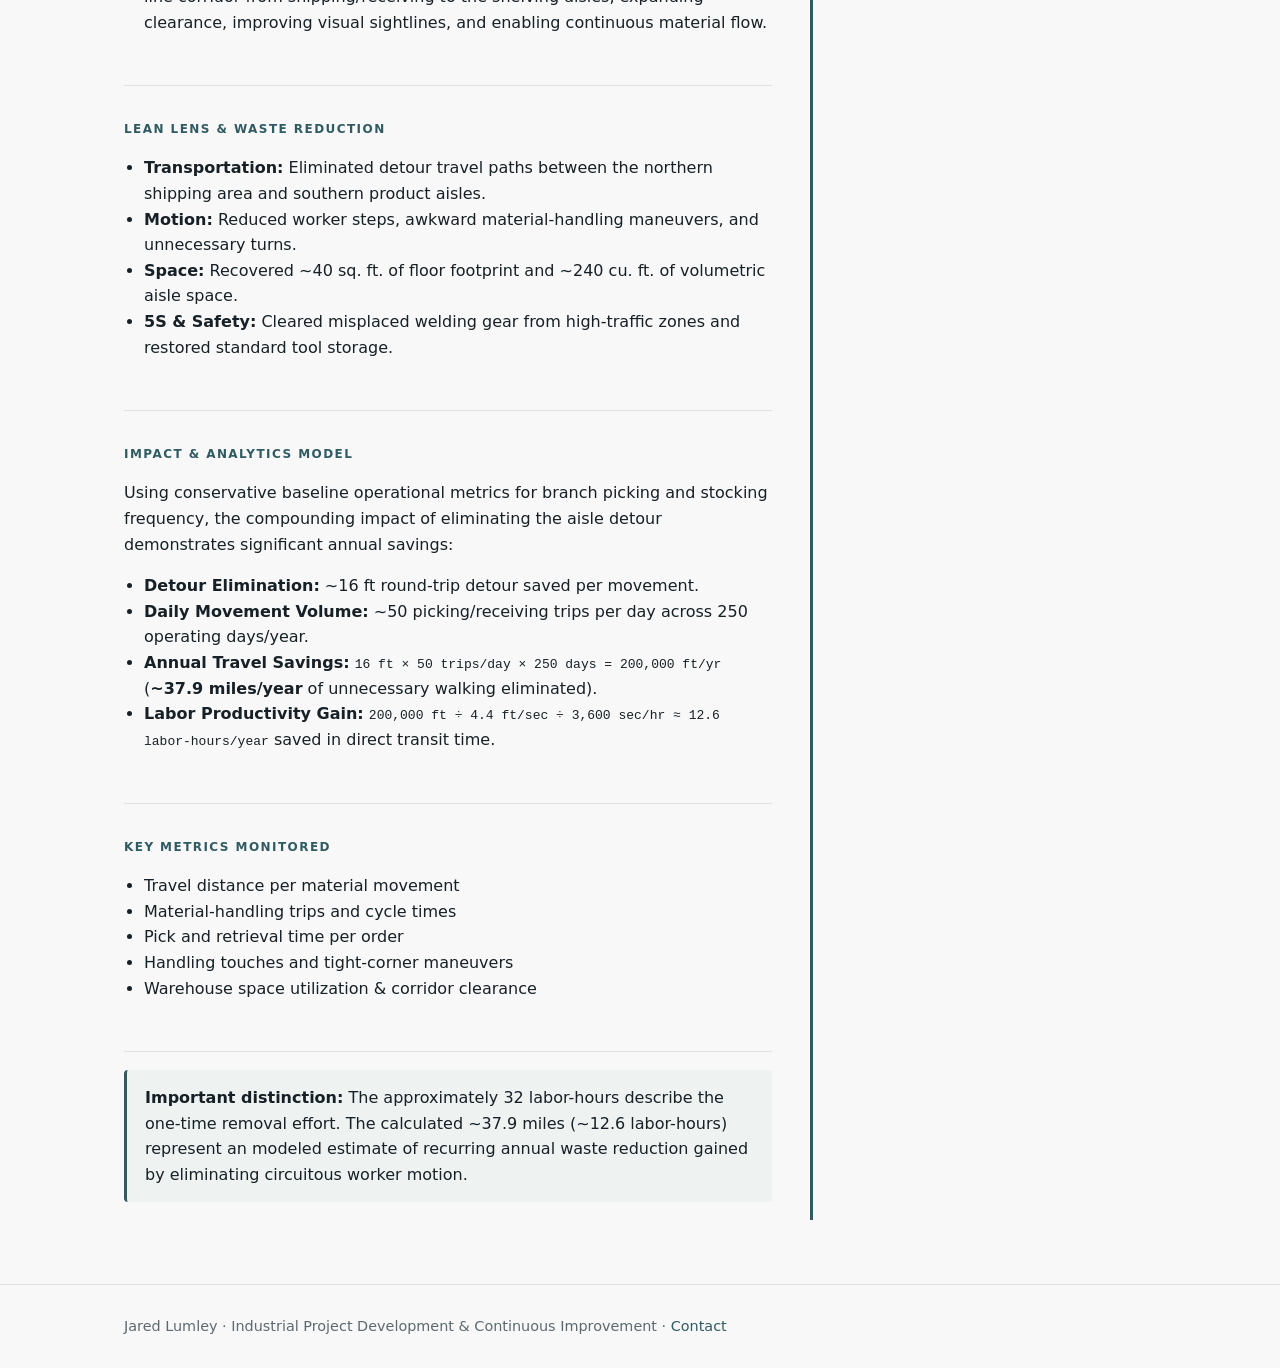
<file: project-warehouse-flow.html>
<!doctype html>
<html lang="en">
<head>
  <meta charset="utf-8">
  <meta name="viewport" content="width=device-width,initial-scale=1">
  <title>Warehouse Flow | Jared Lumley</title>
  <link rel="stylesheet" href="style.css">
</head>
<body>
<header>
  <div class="wrap">
    <nav>
      <a class="brand" href="index.html">JARED LUMLEY, BSc, PMP, CSSGB</a>
      <div class="navlinks">
        <a href="projects.html">Projects</a>
        <a href="commercial.html">Commercial</a>
        <a href="credentials.html">Credentials</a>
        <a href="contact.html">Contact</a>
      </div>
    </nav>
  </div>
</header>

<section class="pagehero">
  <div class="wrap">
    <div class="eyebrow">Project 03 · Lean / 5S / Flow</div>
    <h1>Reducing Warehouse Movement Waste Through Layout Improvement</h1>
    <p class="lead">A real operational intervention focused on transportation, motion, space utilization, and material organization.</p>
  </div>
</section>

<section>
  <div class="wrap columns">
    <main>
      <div class="case-section">
        <div class="label">Situation</div>
        <p>While managing a branch warehouse divided between office/counter space on the west side and warehousing operations on the east, I identified a large wooden structure (~10 × 4 × 6 ft) situated in a high-traffic central corridor. Positioned directly between the northern shipping/receiving area and key product shelving rows to the south, this obstruction forced material handlers to take tight, circuitous detours around misplaced welding equipment and non-conforming inventory.</p>
      </div>

      <div class="case-section">
        <div class="label">Intervention</div>
        <p>The structure was dismantled and removed, and its contents were relocated to standardized, 5S-controlled storage locations. Safe dismantling and extraction required three pieces of heavy machinery and four team members working approximately eight hours each (~32 total labor-hours), permanently clearing the primary North-South transit aisle.</p>
      </div>

      <div class="grid2">
        <div class="card"><div class="metric">10 × 4 × 6 ft<small>Approximate structure dimensions</small></div></div>
        <div class="card"><div class="metric">≈40 sq ft<small>Floor footprint recovered</small></div></div>
        <div class="card"><div class="metric">≈240 cu ft<small>Occupied volume cleared</small></div></div>
        <div class="card"><div class="metric">≈38 miles/yr<small>Estimated motion waste eliminated</small></div></div>
      </div>

      <div class="case-section">
        <div class="label">Layout Analysis</div>
        <p>A continuous motion study of the warehouse floor revealed severe transportation and motion waste caused by the central bottleneck:</p>
        <ul>
          <li><strong>Before Intervention:</strong> Picking and receiving trips moving south from the northern shipping area were forced into tight detours around the wooden shelf, creating a blind corner, restricted turning radiuses for carts, and inefficient routing to product shelves.</li>
          <li><strong>After Intervention:</strong> Removal of the obstruction opened a direct, straight-line corridor from shipping/receiving to the shelving aisles, expanding clearance, improving visual sightlines, and enabling continuous material flow.</li>
        </ul>
      </div>

      <div class="case-section">
        <div class="label">Lean Lens & Waste Reduction</div>
        <ul>
          <li><strong>Transportation:</strong> Eliminated detour travel paths between the northern shipping area and southern product aisles.</li>
          <li><strong>Motion:</strong> Reduced worker steps, awkward material-handling maneuvers, and unnecessary turns.</li>
          <li><strong>Space:</strong> Recovered ~40 sq. ft. of floor footprint and ~240 cu. ft. of volumetric aisle space.</li>
          <li><strong>5S & Safety:</strong> Cleared misplaced welding gear from high-traffic zones and restored standard tool storage.</li>
        </ul>
      </div>

      <div class="case-section">
        <div class="label">Impact & Analytics Model</div>
        <p>Using conservative baseline operational metrics for branch picking and stocking frequency, the compounding impact of eliminating the aisle detour demonstrates significant annual savings:</p>
        <ul>
          <li><strong>Detour Elimination:</strong> ~16 ft round-trip detour saved per movement.</li>
          <li><strong>Daily Movement Volume:</strong> ~50 picking/receiving trips per day across 250 operating days/year.</li>
          <li><strong>Annual Travel Savings:</strong> <code>16 ft × 50 trips/day × 250 days = 200,000 ft/yr</code> (<strong>~37.9 miles/year</strong> of unnecessary walking eliminated).</li>
          <li><strong>Labor Productivity Gain:</strong> <code>200,000 ft ÷ 4.4 ft/sec ÷ 3,600 sec/hr ≈ 12.6 labor-hours/year</code> saved in direct transit time.</li>
        </ul>
      </div>

      <div class="case-section">
        <div class="label">Key Metrics Monitored</div>
        <ul>
          <li>Travel distance per material movement</li><li>Material-handling trips and cycle times</li>
          <li>Pick and retrieval time per order</li>
          <li>Handling touches and tight-corner maneuvers</li>
          <li>Warehouse space utilization & corridor clearance</li>
        </ul>
      </div>

      <div class="note">
        <strong>Important distinction:</strong> The approximately 32 labor-hours describe the one-time removal effort. The calculated ~37.9 miles (~12.6 labor-hours) represent an modeled estimate of recurring annual waste reduction gained by eliminating circuitous worker motion.
      </div>
    </main>

    <aside class="facts">
      <p><strong>Method</strong><br>Lean / 5S / Waste Reduction</p>
      <p><strong>Domain</strong><br>Warehouse Operations</p>
      <p><strong>Primary wastes</strong><br>Transportation, motion, space</p>
      <p><strong>Physical change</strong><br>Obstruction removed & direct aisle flow restored</p>
    </aside>
  </div>
</section>

<footer>
  <div class="wrap">Jared Lumley · Industrial Project Development & Continuous Improvement · <a href="contact.html">Contact</a></div>
</footer>
</body>
</html>
</file>
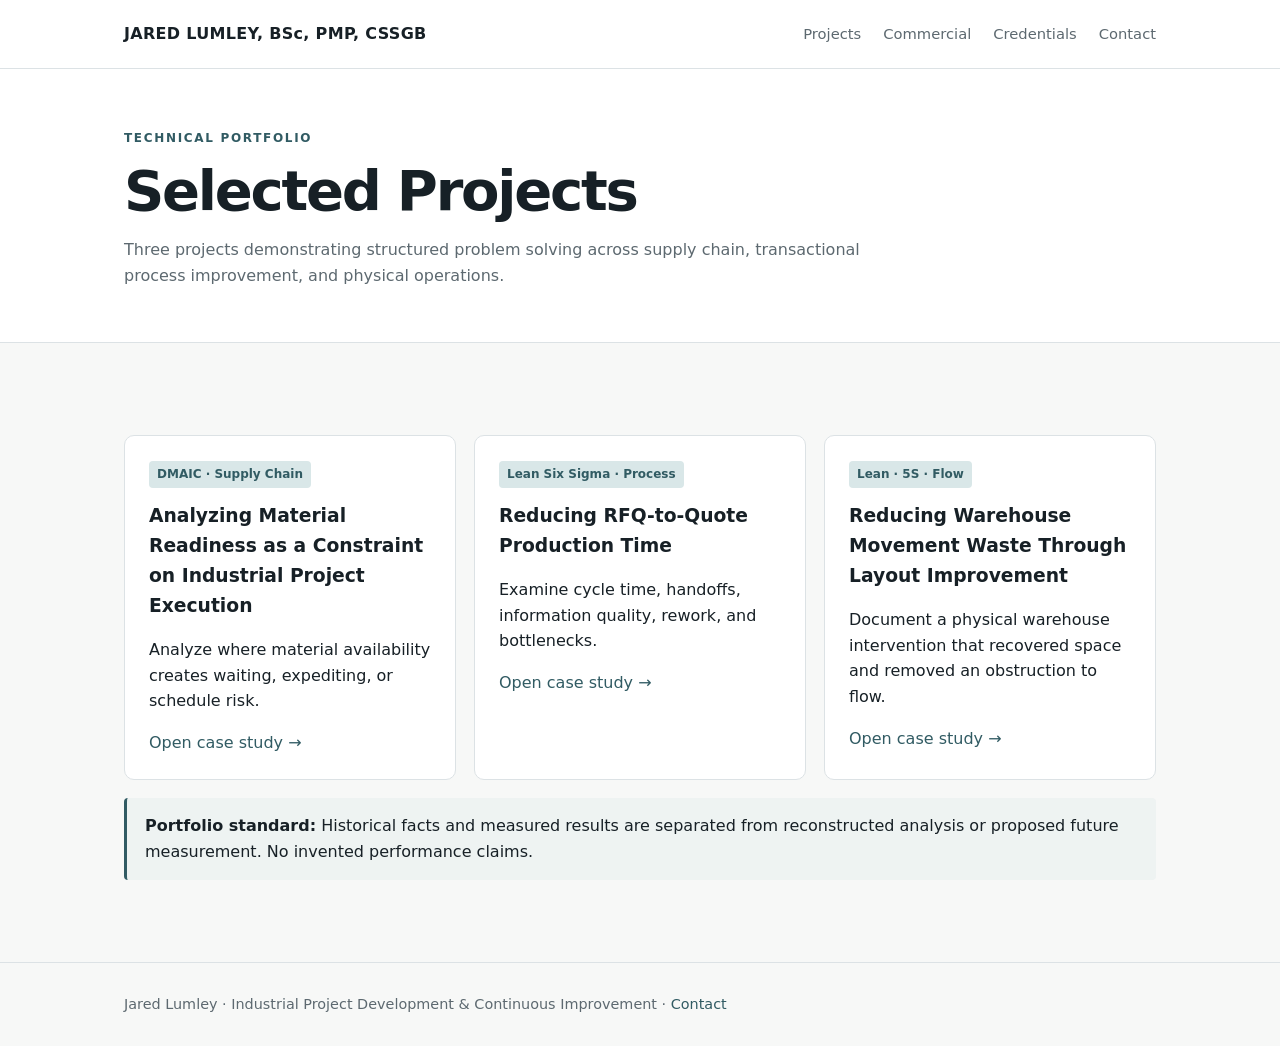
<file: projects.html>
<!doctype html><html lang="en"><head><meta charset="utf-8"><meta name="viewport" content="width=device-width,initial-scale=1"><title>Projects | Jared Lumley</title><link rel="stylesheet" href="style.css"></head><body><header><div class="wrap"><nav>
<a class="brand" href="index.html">JARED LUMLEY, BSc, PMP, CSSGB</a>
<div class="navlinks"><a href="projects.html">Projects</a><a href="commercial.html">Commercial</a><a href="credentials.html">Credentials</a><a href="contact.html">Contact</a></div>
</nav></div></header>
<section class="pagehero"><div class="wrap"><div class="eyebrow">Technical Portfolio</div><h1>Selected Projects</h1><p class="lead">Three projects demonstrating structured problem solving across supply chain, transactional process improvement, and physical operations.</p></div></section>
<section><div class="wrap"><div class="grid"><div class="card"><span class="tag">DMAIC · Supply Chain</span><h3>Analyzing Material Readiness as a Constraint on Industrial Project Execution</h3><p>Analyze where material availability creates waiting, expediting, or schedule risk.</p><a href="project-material-readiness.html">Open case study →</a></div><div class="card"><span class="tag">Lean Six Sigma · Process</span><h3>Reducing RFQ-to-Quote Production Time</h3><p>Examine cycle time, handoffs, information quality, rework, and bottlenecks.</p><a href="project-rfq-quote.html">Open case study →</a></div><div class="card"><span class="tag">Lean · 5S · Flow</span><h3>Reducing Warehouse Movement Waste Through Layout Improvement</h3><p>Document a physical warehouse intervention that recovered space and removed an obstruction to flow.</p><a href="project-warehouse-flow.html">Open case study →</a></div></div>
<div class="note"><strong>Portfolio standard:</strong> Historical facts and measured results are separated from reconstructed analysis or proposed future measurement. No invented performance claims.</div></div></section><footer><div class="wrap">Jared Lumley · Industrial Project Development & Continuous Improvement · <a href="contact.html">Contact</a></div></footer></body></html>
</file>
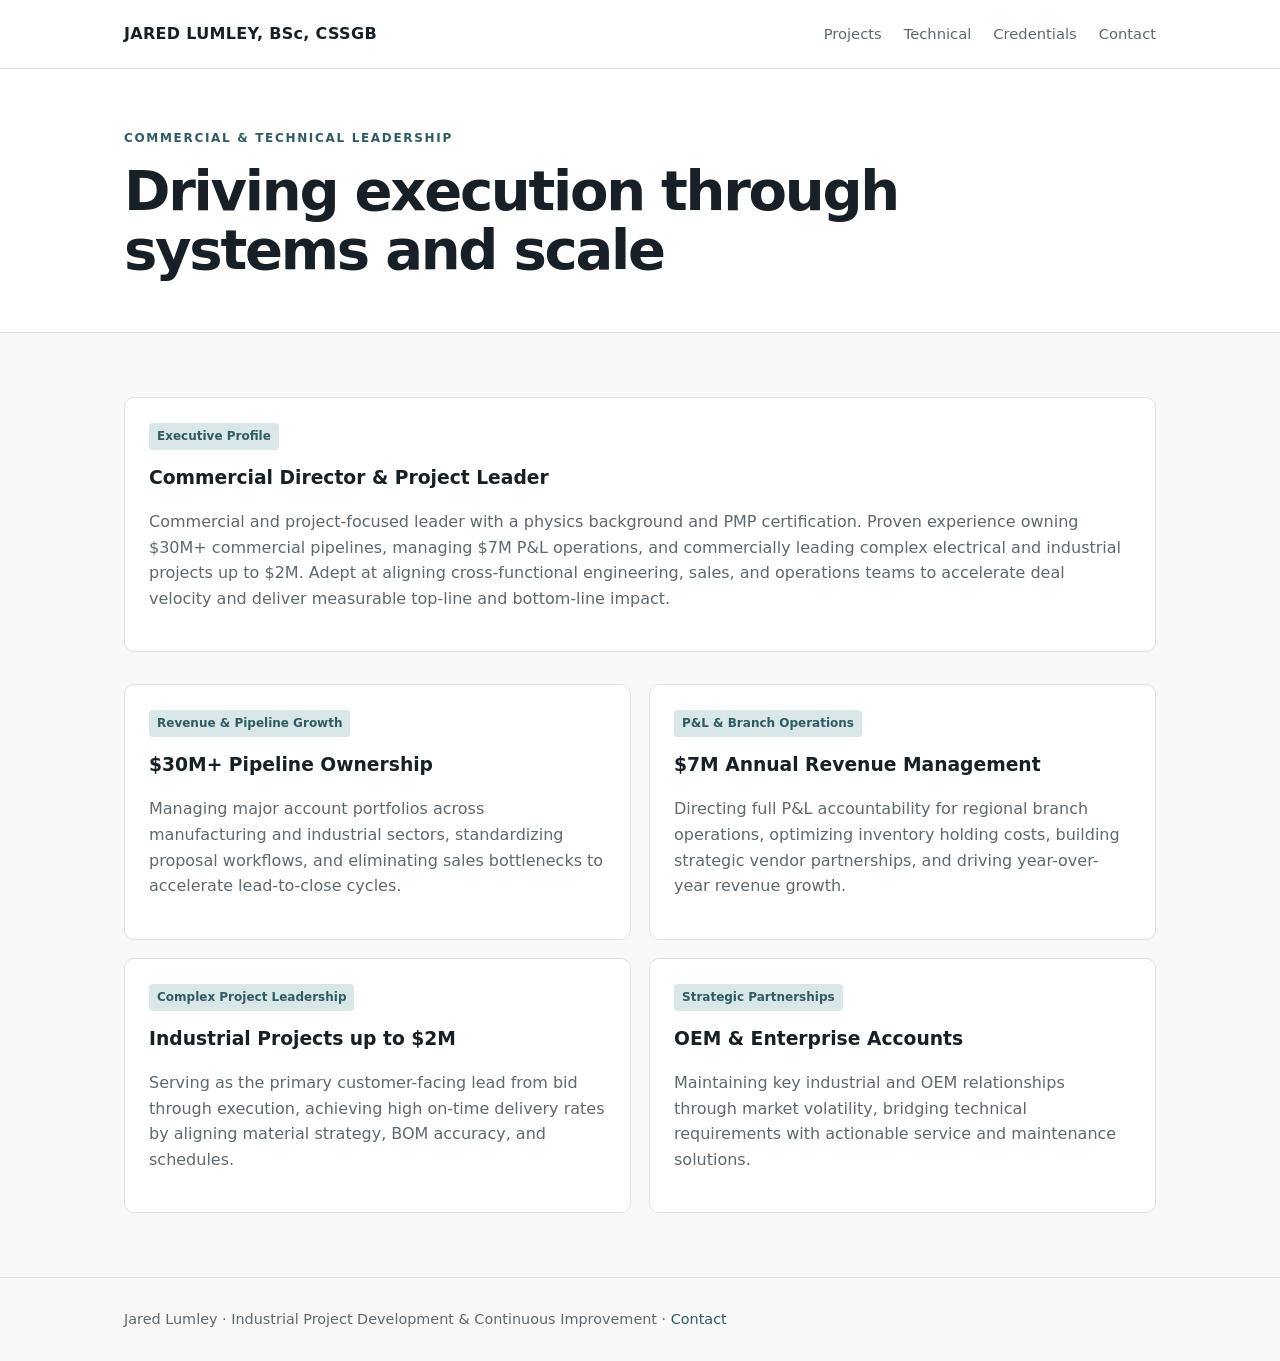
<file: technical.html>
<!doctype html>
<html lang="en">
<head>
  <meta charset="utf-8">
  <meta name="viewport" content="width=device-width,initial-scale=1">
  <title>Technical & Commercial Leadership | Jared Lumley</title>
  <link rel="stylesheet" href="style.css">
</head>
<body>
  <header>
    <div class="wrap">
      <nav>
        <a class="brand" href="index.html">JARED LUMLEY, BSc, CSSGB</a>
        <div class="navlinks">
          <a href="projects.html">Projects</a>
          <a href="technical.html" class="active">Technical</a>
          <a href="credentials.html">Credentials</a>
          <a href="contact.html">Contact</a>
        </div>
      </nav>
    </div>
  </header>

  <section class="pagehero">
    <div class="wrap">
      <div class="eyebrow">Commercial & Technical Leadership</div>
      <h1>Driving execution through systems and scale</h1>
    </div>
  </section>

  <section>
    <div class="wrap">
      <div class="card" style="margin-bottom: 2rem;">
        <span class="tag">Executive Profile</span>
        <h3>Commercial Director & Project Leader</h3>
        <p class="muted">Commercial and project-focused leader with a physics background and PMP certification. Proven experience owning $30M+ commercial pipelines, managing $7M P&L operations, and commercially leading complex electrical and industrial projects up to $2M. Adept at aligning cross-functional engineering, sales, and operations teams to accelerate deal velocity and deliver measurable top-line and bottom-line impact.</p>
      </div>

      <div class="grid2">
        <div class="card">
          <span class="tag">Revenue & Pipeline Growth</span>
          <h3>$30M+ Pipeline Ownership</h3>
          <p class="muted">Managing major account portfolios across manufacturing and industrial sectors, standardizing proposal workflows, and eliminating sales bottlenecks to accelerate lead-to-close cycles.</p>
        </div>

        <div class="card">
          <span class="tag">P&L & Branch Operations</span>
          <h3>$7M Annual Revenue Management</h3>
          <p class="muted">Directing full P&L accountability for regional branch operations, optimizing inventory holding costs, building strategic vendor partnerships, and driving year-over-year revenue growth.</p>
        </div>

        <div class="card">
          <span class="tag">Complex Project Leadership</span>
          <h3>Industrial Projects up to $2M</h3>
          <p class="muted">Serving as the primary customer-facing lead from bid through execution, achieving high on-time delivery rates by aligning material strategy, BOM accuracy, and schedules.</p>
        </div>

        <div class="card">
          <span class="tag">Strategic Partnerships</span>
          <h3>OEM & Enterprise Accounts</h3>
          <p class="muted">Maintaining key industrial and OEM relationships through market volatility, bridging technical requirements with actionable service and maintenance solutions.</p>
        </div>
      </div>
    </div>
  </section>

  <footer>
    <div class="wrap">
      Jared Lumley &middot; Industrial Project Development &amp; Continuous Improvement &middot; <a href="contact.html">Contact</a>
    </div>
  </footer>
</body>
</html>
</file>
<file: style.css>
:root {
  --ink: #172026;
  --muted: #5d6970;
  --line: #dce2e5;
  --bg: #f7f8f7;
  --card: #fff;
  --accent: #315b63;
  --accent2: #d9e7e8;
}

* {
  box-sizing: border-box;
}

html {
  scroll-behavior: smooth;
}

body {
  margin: 0;
  font-family: Inter, ui-sans-serif, system-ui, -apple-system, BlinkMacSystemFont, "Segoe UI", sans-serif;
  color: var(--ink);
  background: var(--bg);
  line-height: 1.6;
}

a {
  color: var(--accent);
  text-decoration: none;
}

a:hover {
  text-decoration: underline;
}

.wrap {
  max-width: 1080px;
  margin: auto;
  padding: 0 24px;
}

header {
  border-bottom: 1px solid var(--line);
  background: rgba(255, 255, 255, .94);
  position: sticky;
  top: 0;
  z-index: 10;
  backdrop-filter: blur(8px);
}

nav {
  height: 68px;
  display: flex;
  align-items: center;
  justify-content: space-between;
}

.brand {
  font-weight: 750;
  letter-spacing: .02em;
  color: var(--ink);
}

.navlinks {
  display: flex;
  gap: 22px;
  font-size: .92rem;
}

.navlinks a {
  color: var(--muted);
}

/* Hero Section & Grid Integration */
.hero {
  padding: 80px 0 70px;
  background: linear-gradient(135deg, #fff 0%, #f1f5f4 100%);
  border-bottom: 1px solid var(--line);
}

.hero-grid {
  display: grid;
  grid-template-columns: 1.6fr 1fr;
  gap: 3rem;
  align-items: center;
}

.hero-text {
  min-width: 0;
}

.hero-media {
  display: flex;
  justify-content: center;
  align-items: center;
}

.hero-portrait {
  width: 100%;
  max-width: 280px;
  aspect-ratio: 1 / 1;
  object-fit: cover;
  border-radius: 50%;
  border: 3px solid #ffffff;
  box-shadow: 0 12px 32px rgba(0, 0, 0, 0.12);
}

.eyebrow {
  text-transform: uppercase;
  letter-spacing: .14em;
  font-size: .75rem;
  font-weight: 750;
  color: var(--accent);
  margin-bottom: 14px;
}

.hero h1 {
  font-size: clamp(2.2rem, 5vw, 4.2rem);
  line-height: 1.05;
  margin: 0 0 22px;
  letter-spacing: -.045em;
}

.hero p {
  font-size: 1.15rem;
  color: var(--muted);
  margin: 0;
}

.buttons {
  display: flex;
  gap: 12px;
  flex-wrap: wrap;
  margin-top: 28px;
}

.button {
  display: inline-block;
  padding: 11px 17px;
  border: 1px solid var(--ink);
  border-radius: 7px;
  color: var(--ink);
  font-weight: 650;
}

.button.primary {
  background: var(--ink);
  color: white;
}

section {
  padding: 64px 0;
}

h2 {
  font-size: 2rem;
  letter-spacing: -.025em;
  margin: 0 0 10px;
}

h3 {
  margin-top: 0;
}

.lead {
  color: var(--muted);
  max-width: 760px;
}

.grid {
  display: grid;
  grid-template-columns: repeat(3, 1fr);
  gap: 18px;
  margin-top: 28px;
}

.grid2 {
  display: grid;
  grid-template-columns: repeat(2, 1fr);
  gap: 18px;
  margin-top: 28px;
}

.card {
  background: var(--card);
  border: 1px solid var(--line);
  border-radius: 10px;
  padding: 24px;
}

.card h3 {
  margin-bottom: 7px;
}

.tag {
  display: inline-block;
  background: var(--accent2);
  color: var(--accent);
  font-size: .75rem;
  font-weight: 750;
  padding: 4px 8px;
  border-radius: 4px;
  margin-bottom: 13px;
}

.muted {
  color: var(--muted);
}

ul {
  padding-left: 20px;
}

.metric {
  font-size: 1.8rem;
  font-weight: 750;
  line-height: 1.1;
}

.metric small {
  display: block;
  font-size: .8rem;
  font-weight: 500;
  color: var(--muted);
  margin-top: 5px;
}

.process {
  display: flex;
  flex-wrap: wrap;
  gap: 8px;
  margin: 22px 0;
}

.step {
  border: 1px solid var(--line);
  background: #fff;
  padding: 9px 12px;
  border-radius: 6px;
  font-size: .9rem;
}

.step:after {
  content: " →";
  color: var(--accent);
  font-weight: 700;
}

.step:last-child:after {
  content: "";
}

.pagehero {
  padding: 60px 0 38px;
  border-bottom: 1px solid var(--line);
  background: #fff;
}

.pagehero h1 {
  font-size: clamp(2rem, 5vw, 3.5rem);
  line-height: 1.05;
  margin: 0 0 14px;
  letter-spacing: -.04em;
}

.columns {
  display: grid;
  grid-template-columns: 1.5fr .8fr;
  gap: 38px;
}

.facts {
  border-left: 3px solid var(--accent);
  padding-left: 18px;
}

.facts p {
  margin: 0 0 15px;
}

.case-section {
  padding: 34px 0;
  border-bottom: 1px solid var(--line);
}

.case-section:last-child {
  border-bottom: 0;
}

.label {
  font-size: .75rem;
  text-transform: uppercase;
  letter-spacing: .12em;
  font-weight: 750;
  color: var(--accent);
  margin-bottom: 5px;
}

footer {
  border-top: 1px solid var(--line);
  padding: 30px 0;
  color: var(--muted);
  font-size: .9rem;
}

.note {
  padding: 15px 18px;
  background: #eef3f2;
  border-left: 3px solid var(--accent);
  border-radius: 4px;
  margin: 18px 0;
}

.diagram {
  margin-top: 22px;
  border: 1px solid var(--line);
  background: #fff;
  padding: 18px;
  border-radius: 8px;
}

.bar {
  height: 12px;
  background: #dfe7e6;
  border-radius: 2px;
  margin: 7px 0 18px;
}

.bar span {
  display: block;
  height: 100%;
  background: var(--accent);
  border-radius: 2px;
}

.two-col-list {
  columns: 2;
}

.resume-box {
  padding: 28px;
  background: #fff;
  border: 1px solid var(--line);
  border-radius: 10px;
}

/* Responsive Styles */
@media(max-width: 760px) {
  .navlinks {
    display: none;
  }
  .hero-grid {
    grid-template-columns: 1fr;
    gap: 2rem;
  }
  .hero-media {
    order: -1;
    justify-content: flex-start;
  }
  .hero-portrait {
    max-width: 180px;
  }
  .grid, .grid2, .columns {
    grid-template-columns: 1fr;
  }
  .two-col-list {
    columns: 1;
  }
  .hero {
    padding-top: 50px;
  }
  .wrap {
    padding: 0 18px;
  }
}
</file>
